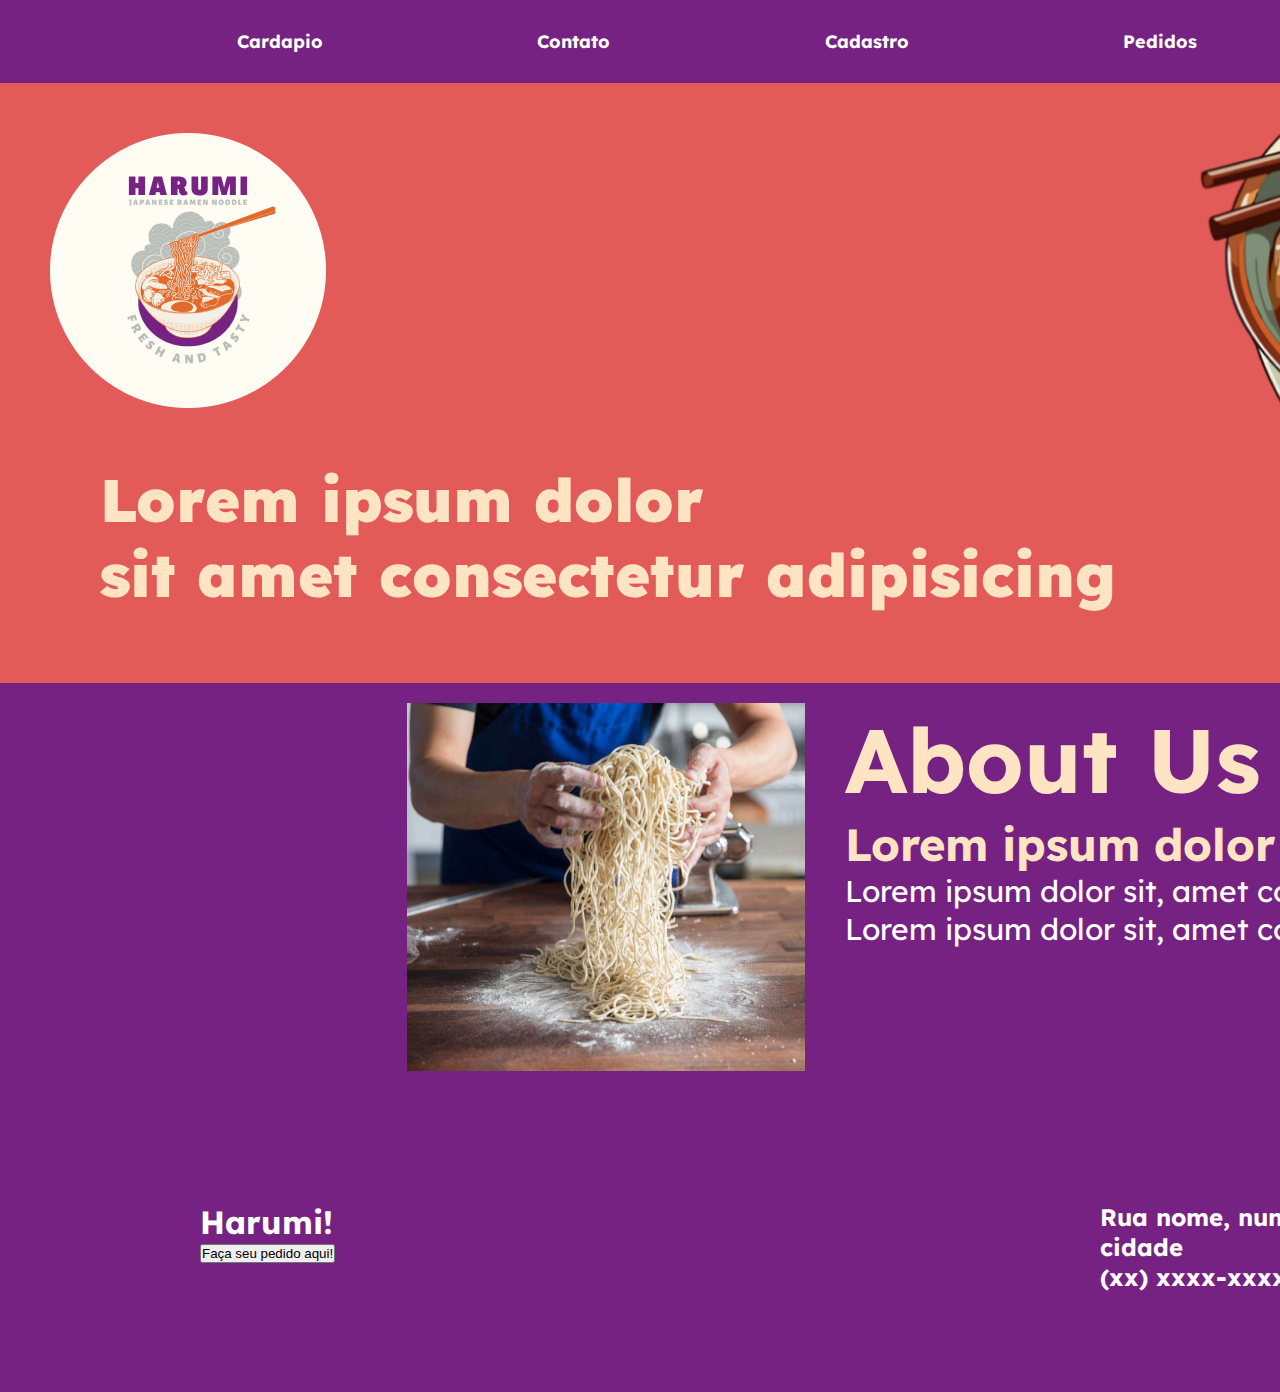
<file: index.html>
<!DOCTYPE html>
<html lang="en">
    <head>
        <meta charset="UTF-8">
        <meta name="viewport" content="width=device-width, initial-scale=1.0">
        <link rel="preconnect" href="https://fonts.googleapis.com">
    <link rel="preconnect" href="https://fonts.gstatic.com" crossorigin>
    <link href="https://fonts.googleapis.com/css2?family=Lexend:wght@100..900&display=swap" rel="stylesheet">
    <link rel="stylesheet" href="style.css">   
    <title>Home</title>
    </head>
<body class="home">
        <header>
           <div class="nav">
            <nav>
                <ul>
                    <li><a href="cardapio.html">Cardapio</a></li>
                    <li><a href="contato.html">Contato</a></li>
                    <li><a href="cadastro.html">Cadastro</a></li>
                    <li><a href="pedidos.html">Pedidos</a></li>
                    <li><a href="index.html">Home</a></li>
                    <li><a href="pesquisa.html">Pesquisa</a></li>
                </ul>
            </nav>
           </div>
                
            
              
        </header>
        <main>
            <section class="introduction">
                <div>
                    <img src="images/logo.png" alt="">
                    <div>
                     <p>Lorem ipsum dolor <br> sit amet consectetur adipisicing
                       </p>
                    </div>
                </div>
                <div>
                    <img src="images/ramen.png" alt="">    
                </div>
                </section>

            <section class="about">
                <div><img src="images/image2.png" alt=""></div>
                <div><h1>About Us</h1>
                    <h2>Lorem ipsum dolor sit amet</h2>
                    <p>Lorem ipsum dolor sit, amet consectetur adipisicing </p>
                    <p>Lorem ipsum dolor sit, amet consectetur adipisicing </p>
                </div>
            </section>

        </main>
        <footer>
            <div>
                <h1>Harumi!</h1>
                <button>Faça seu pedido aqui!</button>
            </div>
           <div>
            <h2>Rua nome, numero - bairro</h2>
            <h2>cidade</h2>
            <h2>(xx) xxxx-xxxx</h2>
           </div>
            
        </footer>
</body>
</htm>
</file>
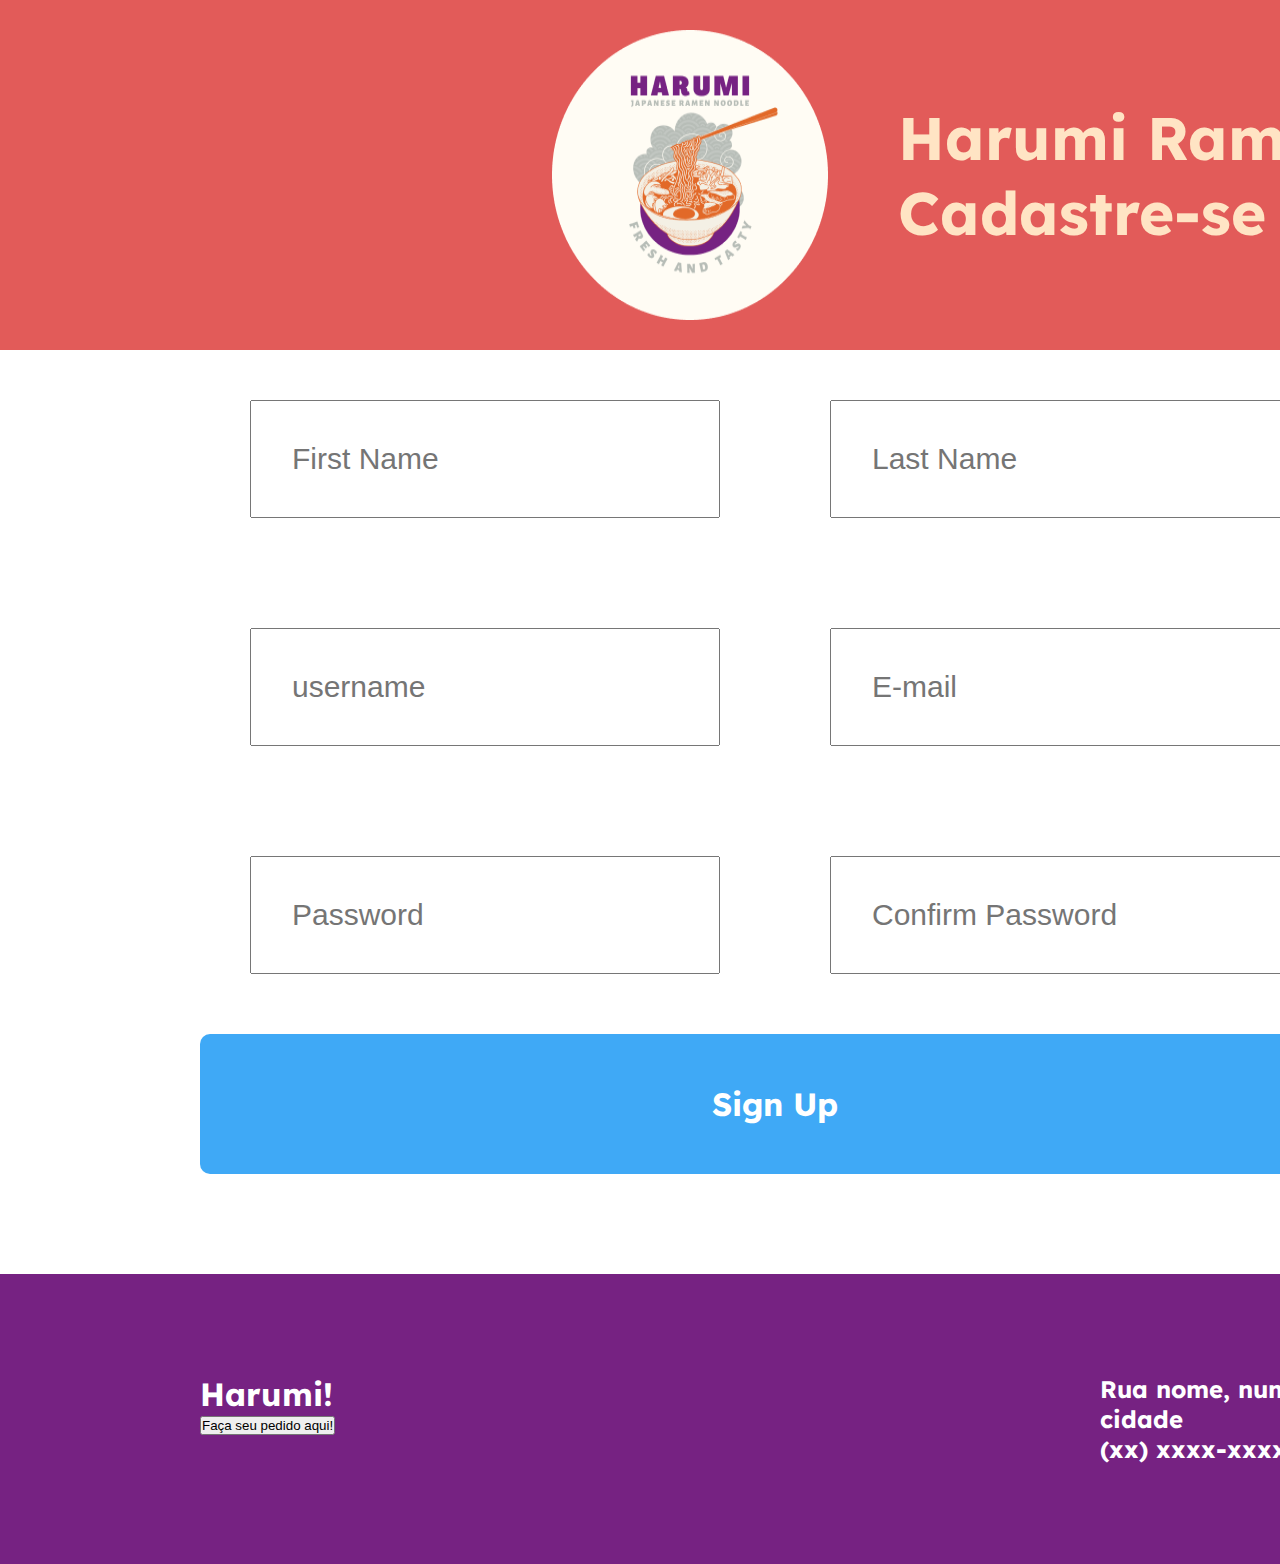
<file: cadastro.html>
<!DOCTYPE html>
<html lang="en">
    <head>
        <meta charset="UTF-8">
        <meta name="viewport" content="width=device-width, initial-scale=1.0">
        <link rel="preconnect" href="https://fonts.googleapis.com">
    <link rel="preconnect" href="https://fonts.gstatic.com" crossorigin>
    <link href="https://fonts.googleapis.com/css2?family=Lexend:wght@100..900&display=swap" rel="stylesheet">
    <link rel="stylesheet" href="style.css">   
    <title>cadastro</title>
    </head>
<body>
    <header class="header_cadastro">
        <img src="images/logo.png" alt="">

        <div> <h1>Harumi Ramen!</h1>
            <h1>Cadastre-se</h1></div>
       
    </header>
    <main class="cadastro_main">
            <input type="text" placeholder="First Name">
            <input type="text" placeholder="Last Name">
            <input type="text" placeholder="username">
            <input type="text" placeholder="E-mail">
            <input type="text" placeholder="Password">
            <input type="text" placeholder="Confirm Password">
            <div>
                <h1>Sign Up</h1>
            </div>
    </main>

    <footer>
        <div>
            <h1>Harumi!</h1>
            <button>Faça seu pedido aqui!</button>
        </div>
       <div>
        <h2>Rua nome, numero - bairro</h2>
        <h2>cidade</h2>
        <h2>(xx) xxxx-xxxx</h2>
       </div>
        
    </footer>
</body>
</html>
</file>
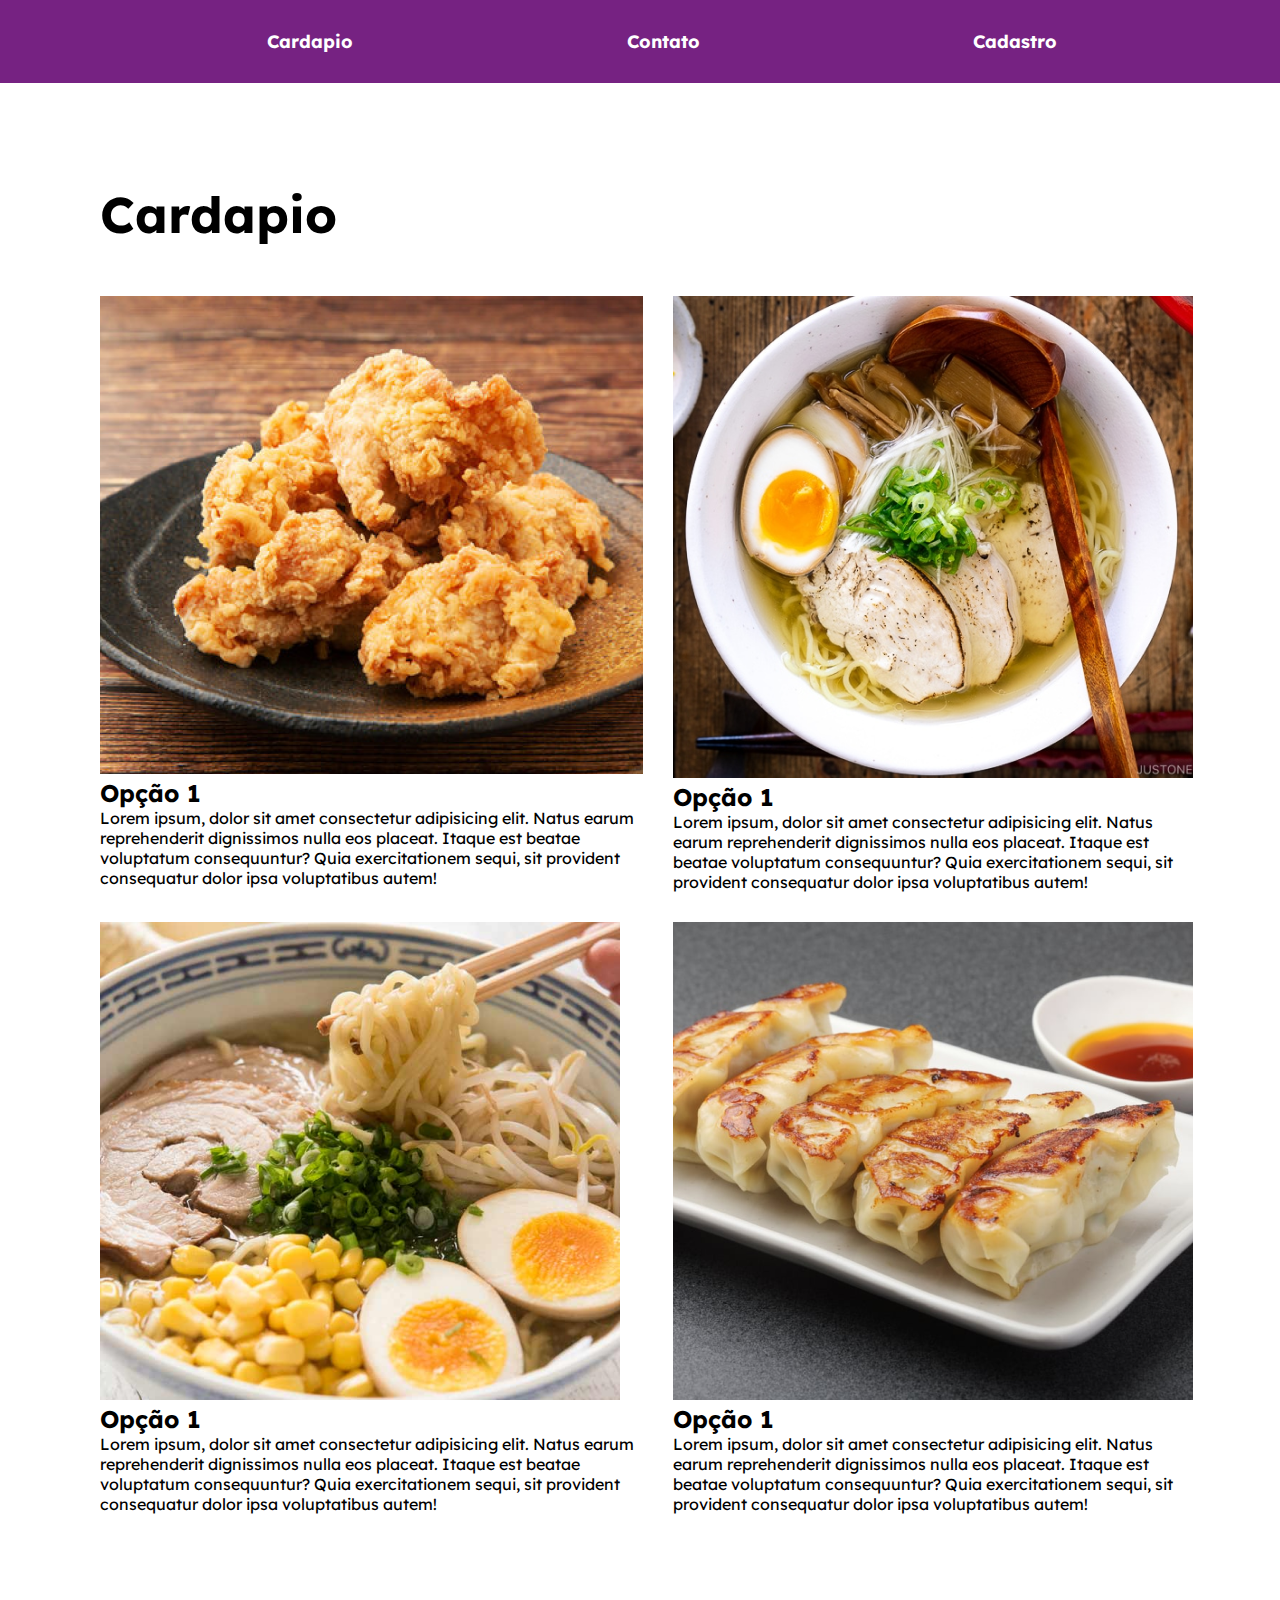
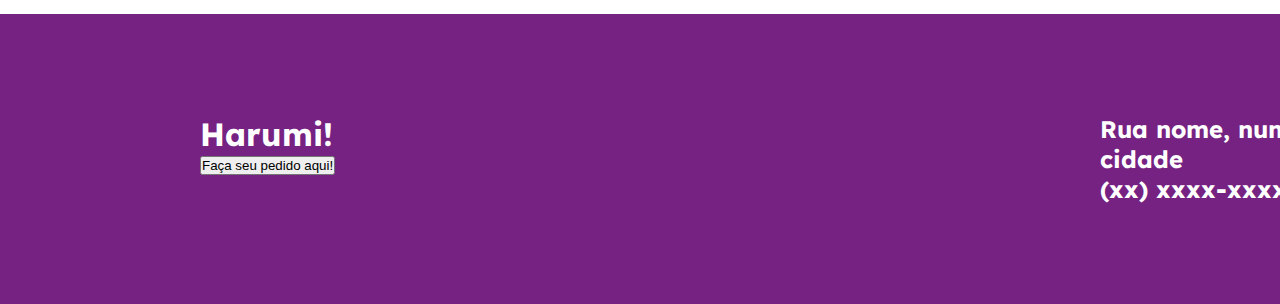
<file: cardapio.html>
<!DOCTYPE html>
<html lang="en">
<head>
    <meta charset="UTF-8">
    <meta name="viewport" content="width=device-width, initial-scale=1.0">
    <title>cardapio</title>
</head>
<body>
    <head>
        <meta charset="UTF-8">
        <meta name="viewport" content="width=device-width, initial-scale=1.0">
        <link rel="preconnect" href="https://fonts.googleapis.com">
    <link rel="preconnect" href="https://fonts.gstatic.com" crossorigin>
    <link href="https://fonts.googleapis.com/css2?family=Lexend:wght@100..900&display=swap" rel="stylesheet">
    <link rel="stylesheet" href="style.css">   
    <title>Cardapio</title>
    </head>

    <header>
        <div class="nav">
         <nav>
             <ul>
                 <li><a href="cardapio.html">Cardapio</a></li>
                 <li><a href="contato.html">Contato</a></li>
                 <li><a href="cadastro.html">Cadastro</a></li>
                 <li><a href="pedidos.html">Pedidos</a></li>
                 <li><a href="index.html">Home</a></li>
             </ul>
         </nav>
        </div>
             
         
           
     </header>

     <main>
        <section class="section_cardapio">
            <div>
                <h1>Cardapio</h1>
                <div class="cardapio">
                    <div>
                        <img src="images/image 3.png" alt="">
                        <h2>Opção 1</h2>
                        <p>
                            Lorem ipsum, dolor sit amet consectetur adipisicing elit. 
                            Natus earum reprehenderit dignissimos nulla eos placeat. Itaque est beatae voluptatum consequuntur?
                             Quia exercitationem sequi, sit provident consequatur dolor ipsa voluptatibus autem!
                        </p>
                    </div>
                    <div>
                        <img src="images/image 5.png" alt="">
                        <h2>Opção 1</h2>
                        <p>
                            Lorem ipsum, dolor sit amet consectetur adipisicing elit. 
                            Natus earum reprehenderit dignissimos nulla eos placeat. Itaque est beatae voluptatum consequuntur?
                             Quia exercitationem sequi, sit provident consequatur dolor ipsa voluptatibus autem!
                        </p>
                    </div>
                    <div><img src="images/image 6.png" alt="">
                        <h2>Opção 1</h2>
                        <p>
                            Lorem ipsum, dolor sit amet consectetur adipisicing elit. 
                            Natus earum reprehenderit dignissimos nulla eos placeat. Itaque est beatae voluptatum consequuntur?
                             Quia exercitationem sequi, sit provident consequatur dolor ipsa voluptatibus autem!
                        </p></div>
                        <div>
                    <img src="images/image 4.png" alt="">
                        <h2>Opção 1</h2>
                        <p>
                            Lorem ipsum, dolor sit amet consectetur adipisicing elit. 
                            Natus earum reprehenderit dignissimos nulla eos placeat. Itaque est beatae voluptatum consequuntur?
                             Quia exercitationem sequi, sit provident consequatur dolor ipsa voluptatibus autem!
                        </p>
                 

                </div>
            </div>
        </section>
     </main>

     <footer>
        <div>
            <h1>Harumi!</h1>
            <button>Faça seu pedido aqui!</button>
        </div>
       <div>
        <h2>Rua nome, numero - bairro</h2>
        <h2>cidade</h2>
        <h2>(xx) xxxx-xxxx</h2>
       </div>
        
    </footer>
</body>
</html>
</file>
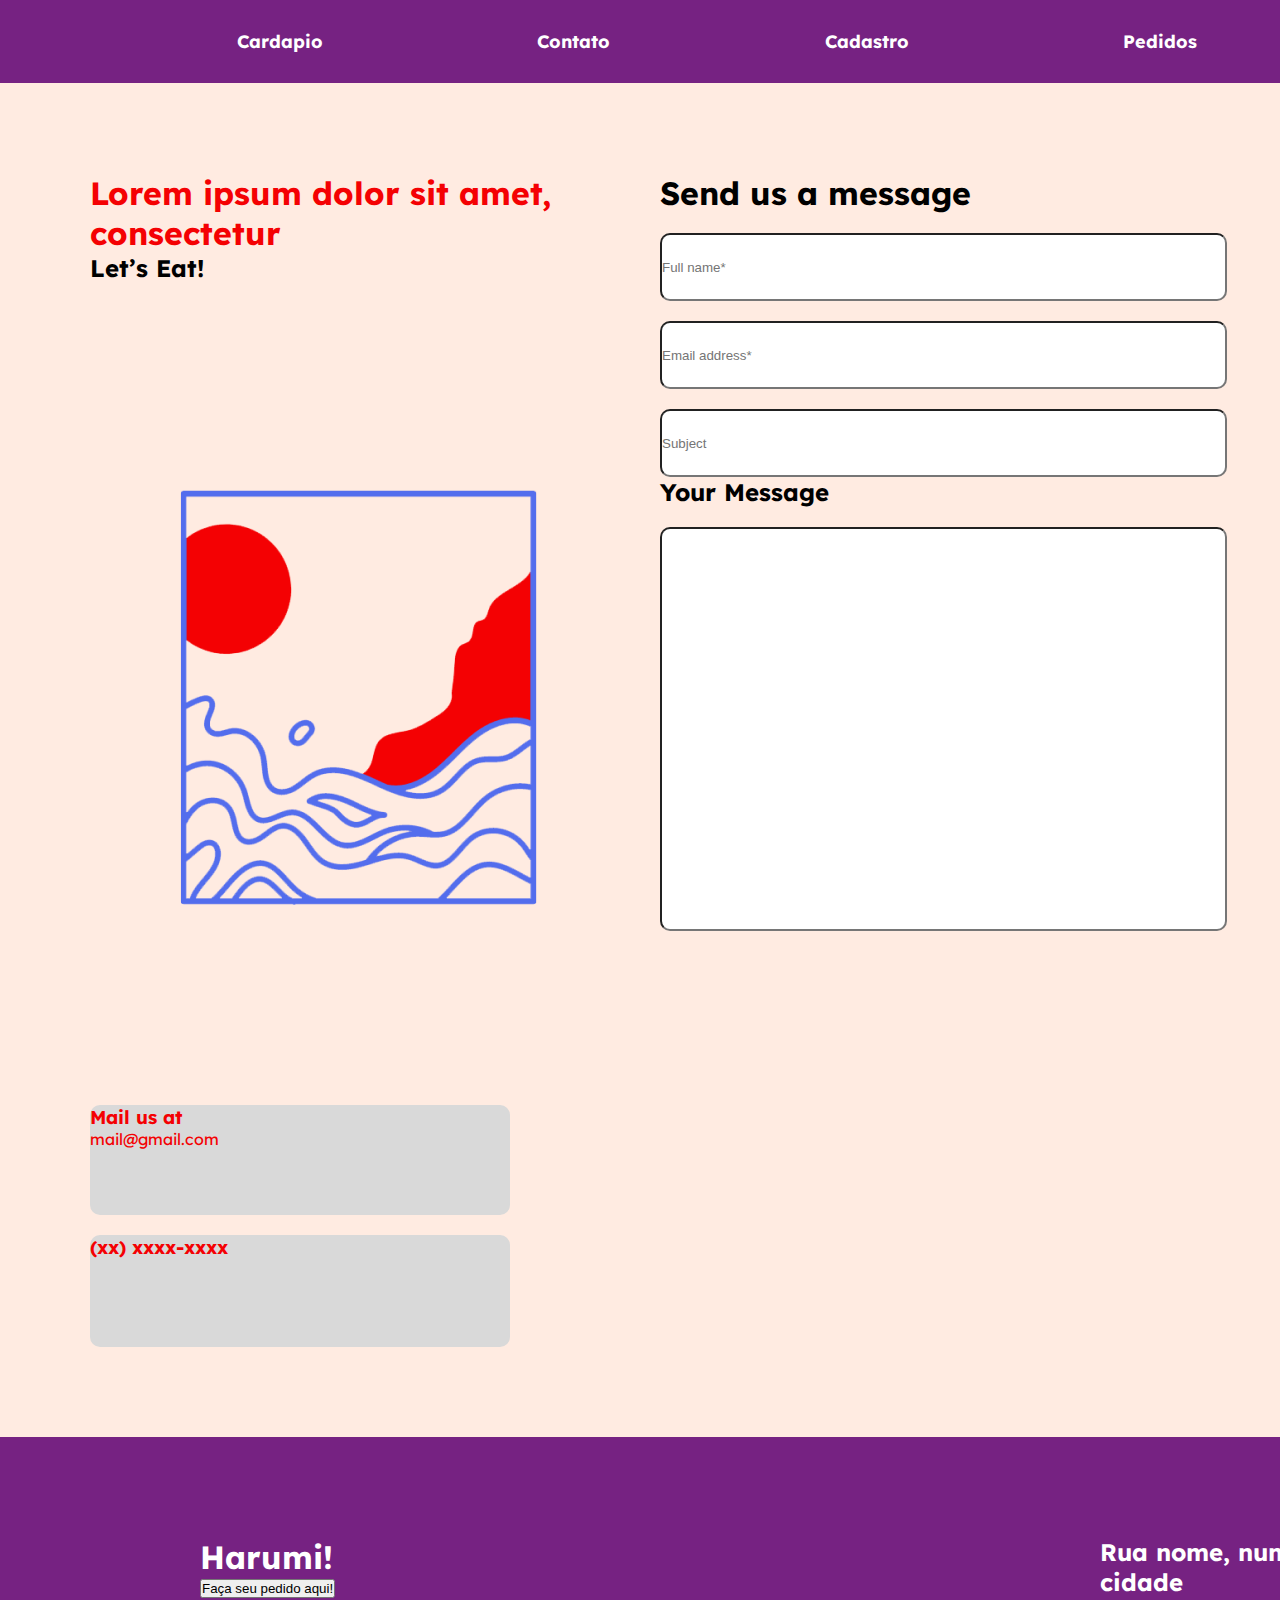
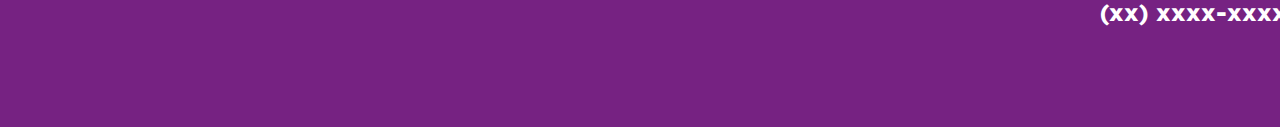
<file: contato.html>
<!DOCTYPE html>
<html lang="en">
    <head>
        <meta charset="UTF-8">
        <meta name="viewport" content="width=device-width, initial-scale=1.0">
        <link rel="preconnect" href="https://fonts.googleapis.com">
    <link rel="preconnect" href="https://fonts.gstatic.com" crossorigin>
    <link href="https://fonts.googleapis.com/css2?family=Lexend:wght@100..900&display=swap" rel="stylesheet">
    <link rel="stylesheet" href="style.css">   
    <title>Contato</title>
    </head>
<body class="contato">
    <header>
        <div class="nav">
         <nav>
             <ul>
                 <li><a href="cardapio.html">Cardapio</a></li>
                 <li><a href="contato.html">Contato</a></li>
                 <li><a href="cadastro.html">Cadastro</a></li>
                 <li><a href="pedidos.html">Pedidos</a></li>
                 <li><a href="index.html">Home</a></li>
                 <li><a href="pesquisa.html">Pesquisa</a></li>
             </ul>
         </nav>
        </div>
             
         
           
     </header>

     <main class="main_contato">
        <div>
            <h1>Lorem ipsum dolor sit amet, consectetur</h1>
            <h2>Let’s Eat!</h2>
            <img src="images/Independence Day 1.png" alt="">
            <div class="mail">
                
                 <h3>Mail us at</h3>
                 <span>mail@gmail.com</span>
            </div>
            <div class="number">
                <h3>(xx) xxxx-xxxx</h3>
            </div>
        </div>

        <div class="send_message">

            <h1>Send us a message</h1>
            <input type="text" placeholder="Full name*">
            <input type="text" placeholder="Email address*">
            <input type="text" placeholder="Subject">

            <h2>Your Message</h2>
           <input type="text" class="message">
        </div>

     </main>

     <footer>
        <div>
            <h1>Harumi!</h1>
            <button>Faça seu pedido aqui!</button>
        </div>
       <div>
        <h2>Rua nome, numero - bairro</h2>
        <h2>cidade</h2>
        <h2>(xx) xxxx-xxxx</h2>
       </div>
        
    </footer>
</body>
</html>
</file>
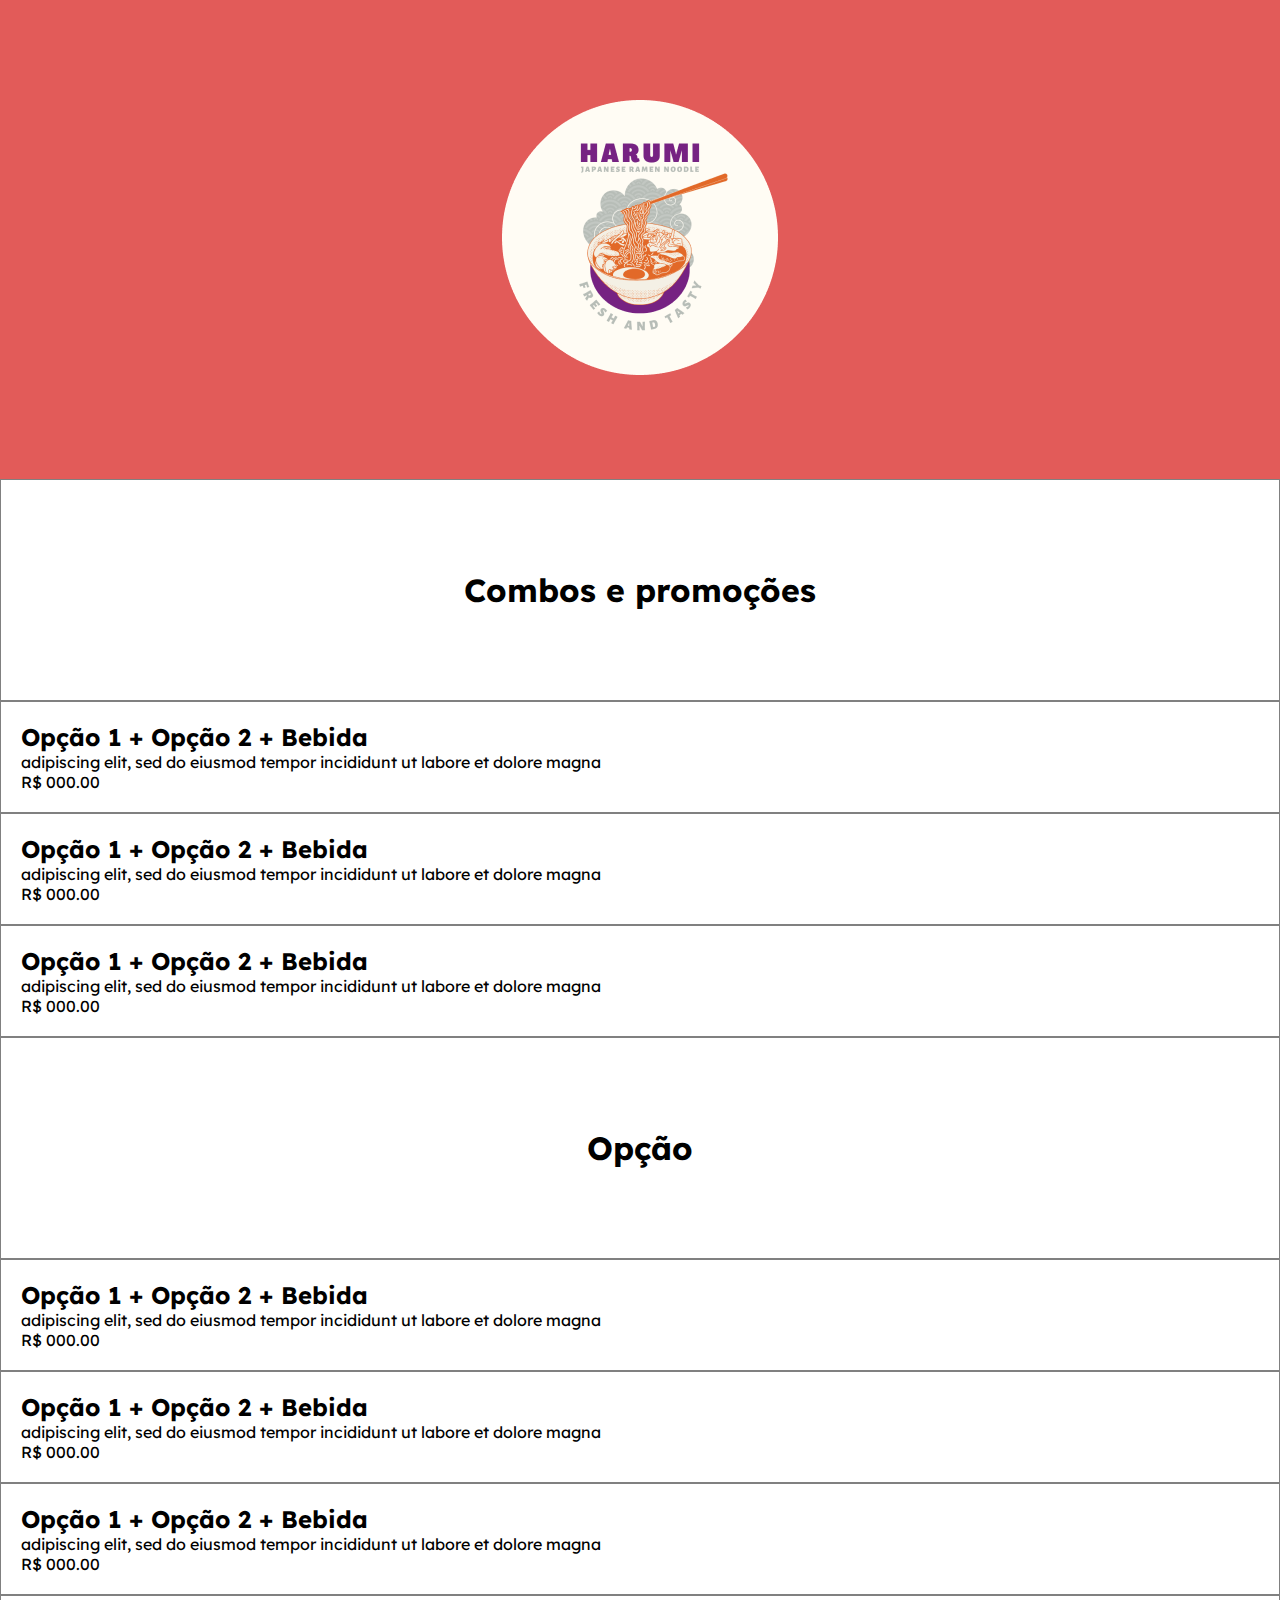
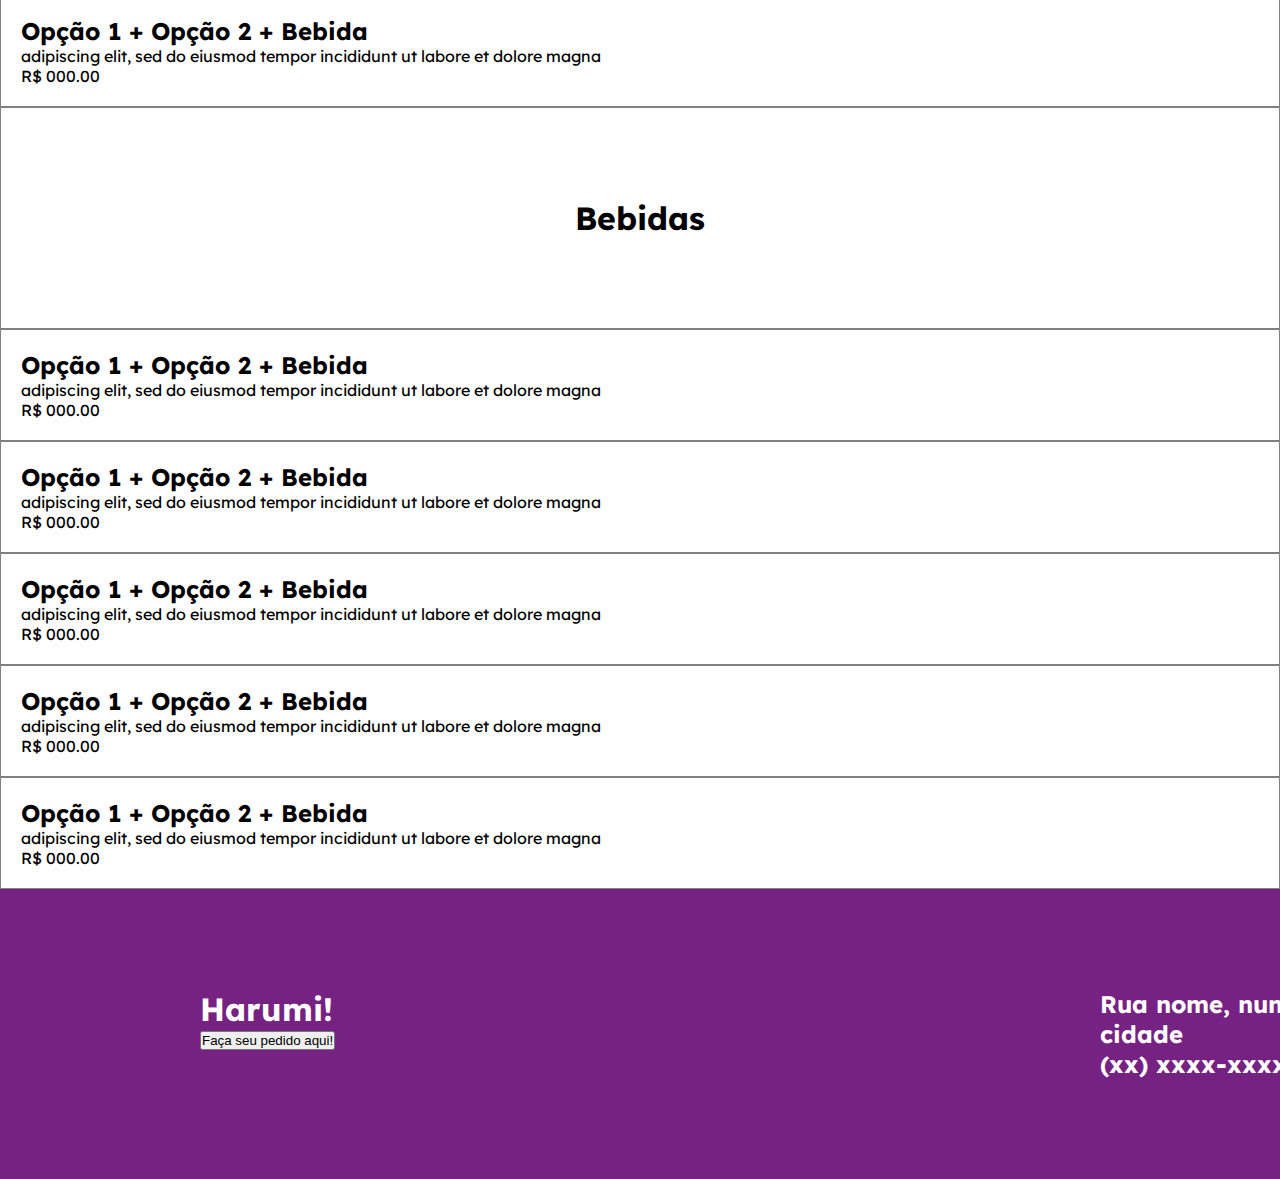
<file: pedidos.html>
<!DOCTYPE html>
<html lang="en">
    <head>
        <meta charset="UTF-8">
        <meta name="viewport" content="width=device-width, initial-scale=1.0">
        <link rel="preconnect" href="https://fonts.googleapis.com">
    <link rel="preconnect" href="https://fonts.gstatic.com" crossorigin>
    <link href="https://fonts.googleapis.com/css2?family=Lexend:wght@100..900&display=swap" rel="stylesheet">
    <link rel="stylesheet" href="style.css">   
    <title>pedidos</title>
    </head>
<body>
   
    <main>
        <section class="pedidoslogo">
            <img src="images/logo.png" alt="">
        </section>
        <section class="pedidos">
            <div><h1>Combos e promoções</h1></div>
            <div>
                <h2>Opção 1 + Opção 2 +  Bebida</h2>
                <p>adipiscing elit, sed do eiusmod tempor incididunt ut labore et dolore magna </p>
                R$ 000.00
            </div>

            <div>
                <h2>Opção 1 + Opção 2 +  Bebida</h2>
                <p>adipiscing elit, sed do eiusmod tempor incididunt ut labore et dolore magna </p>
                R$ 000.00
            </div>

            <div>
                <h2>Opção 1 + Opção 2 +  Bebida</h2>
                <p>adipiscing elit, sed do eiusmod tempor incididunt ut labore et dolore magna </p>
                R$ 000.00
            </div>
            <div><h1>Opção</h1></div>
            <div>
                <h2>Opção 1 + Opção 2 +  Bebida</h2>
                <p>adipiscing elit, sed do eiusmod tempor incididunt ut labore et dolore magna </p>
                R$ 000.00
            </div>
            <div>
                <h2>Opção 1 + Opção 2 +  Bebida</h2>
                <p>adipiscing elit, sed do eiusmod tempor incididunt ut labore et dolore magna </p>
                R$ 000.00
            </div>
            <div>
                <h2>Opção 1 + Opção 2 +  Bebida</h2>
                <p>adipiscing elit, sed do eiusmod tempor incididunt ut labore et dolore magna </p>
                R$ 000.00
            </div>
            <div>
                <h2>Opção 1 + Opção 2 +  Bebida</h2>
                <p>adipiscing elit, sed do eiusmod tempor incididunt ut labore et dolore magna </p>
                R$ 000.00
            </div>
            <div><h1>Bebidas</h1></div>
            <div>
                <h2>Opção 1 + Opção 2 +  Bebida</h2>
                <p>adipiscing elit, sed do eiusmod tempor incididunt ut labore et dolore magna </p>
                R$ 000.00
            </div>
            <div>
                <h2>Opção 1 + Opção 2 +  Bebida</h2>
                <p>adipiscing elit, sed do eiusmod tempor incididunt ut labore et dolore magna </p>
                R$ 000.00
            </div>
            <div>
                <h2>Opção 1 + Opção 2 +  Bebida</h2>
                <p>adipiscing elit, sed do eiusmod tempor incididunt ut labore et dolore magna </p>
                R$ 000.00
            </div>
            <div>
                <h2>Opção 1 + Opção 2 +  Bebida</h2>
                <p>adipiscing elit, sed do eiusmod tempor incididunt ut labore et dolore magna </p>
                R$ 000.00
            </div>
             <div>
                <h2>Opção 1 + Opção 2 +  Bebida</h2>
                <p>adipiscing elit, sed do eiusmod tempor incididunt ut labore et dolore magna </p>
                R$ 000.00
            </div>

        </section>
    </main>
        <footer>
            <div>
                <h1>Harumi!</h1>
                <button>Faça seu pedido aqui!</button>
            </div>
           <div>
            <h2>Rua nome, numero - bairro</h2>
            <h2>cidade</h2>
            <h2>(xx) xxxx-xxxx</h2>
           </div>
            
        </footer>
     </header>
</body>
</html>
</file>
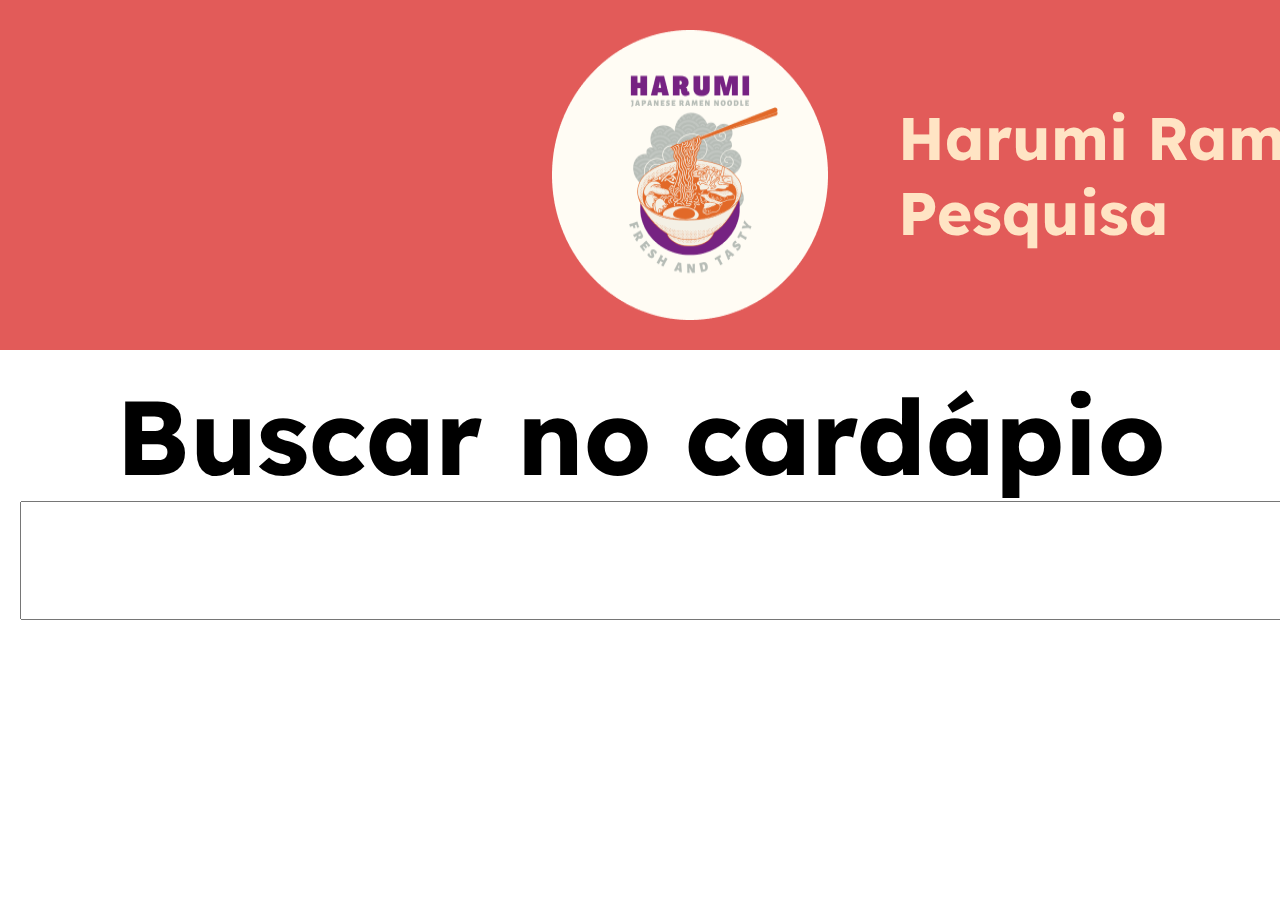
<file: pesquisa.html>
<!DOCTYPE html>
<html lang="en">
    <head>
        <meta charset="UTF-8">
        <meta name="viewport" content="width=device-width, initial-scale=1.0">
        <link rel="preconnect" href="https://fonts.googleapis.com">
    <link rel="preconnect" href="https://fonts.gstatic.com" crossorigin>
    <link href="https://fonts.googleapis.com/css2?family=Lexend:wght@100..900&display=swap" rel="stylesheet">
    <link rel="stylesheet" href="style.css">   
    <title>Pesquisa</title>
    </head>
<body>
    <header class="header_cadastro">
        <img src="images/logo.png" alt="">

        <div> <h1>Harumi Ramen!</h1>
            <h1>Pesquisa</h1></div>

          
       
    </header>

    <main>
        <div class="busca">
            <h2>Buscar no cardápio</h2>
            <input type="text">
        </div>
        
    </main>
</body>
</html>
</file>
<file: style.css>
* {
    box-sizing: border-box;
    margin: 0;
    padding: 0;
}

body {
    font-family: Lexend;

}
.home {
    background-color: #E25B59;

}
.contato {
    background-color: #FFEBE1;

}

header {
    background-color: #762282;
    padding: 30px;
    min-width: 2000px;
    max-width: auto;
}

.nav {
    margin-right: 100px;
    margin-left: 100px;
}

header nav ul {
    display: flex;
    justify-content: space-around;
}

header ul li {
    list-style: none;

}

header a {
    text-decoration: none;
    color: white;
    font-weight: bold;
    font-size: 18px;
}


.introduction {
    display: flex;
    justify-content: space-around;
    height: 600px;
}

.introduction img:nth-child(1) {
    margin: 50px;
}


.introduction p {
    font-size: 60px;
    font-weight: 900;
    color: bisque;
    white-space: nowrap;
    padding-left: 100px;
}

.introduction div:nth-child(2)  {
}

.introduction div:nth-child(2) img {
    position: relative;
    bottom: 200px;
    z-index: -1;
    width: 800px;
}

.about  {
    display: flex;
    justify-content: center;
    background-color: #762282;
    height: 419px;
    min-width: 2000px;
}
.about div {
    padding: 20px;
}

.about :nth-child(2) p {
    color: white;
    font-size: 30px;
}

.about :nth-child(2) {
    color: bisque;
    font-size: 45px;
}

footer {
    display: grid;
    grid-template-columns: 1fr 1fr;
    padding: 100px;
    background-color: #762282;
    min-width: 2000px;
    max-width: auto;
}

footer div {
    padding-left: 100px;
    color: white;
}

.main_contato {
    display: flex;
    justify-content: space-evenly;
    padding: 90px;
}

.main_contato div:nth-child(1) {
    color: #F40103;
}

.main_contato div:nth-child(1) h2{
    color:black;
}

.mail {
    height: 110px;
    width: 420px;
    border-radius: 10px;
    background-color: #D9D9D9;
}

.number {
    height: 112px;
    width: 420px;
    background-color: #D9D9D9;
    margin-top: 20px;
    border-radius: 10px;
}

.send_message input {
    display: block;
    margin-top: 20px;
    border-radius: 10px;
    width: 567px;
    height: 68px;
}

.message {
    padding: 200px;
}

.pedidoslogo {
    text-align: center;
    padding: 100px;
    background-color: #E25B59;
    width: 100%;
}

.pedidos div {
    border: solid 1px gray;
    background-color: white;
    padding: 20px;
}

.pedidos div:nth-child(1) {
    text-align: center;
    padding: 90px;
    background-color: white;
}

.pedidos div:nth-child(5) {
    text-align: center;
    padding: 90px;
    background-color: white;
}
.pedidos div:nth-child(10) {
    text-align: center;
    padding: 90px;
    background-color: white;
}

.header_cadastro {
    display: flex;
    justify-content: center;
    background-color: #E25B59;

}

.header_cadastro div {
    padding: 70px;
    color: bisque;
    font-size: 30px;
}

.cadastro_main {
    display: grid;
    grid-template-columns: 1fr 1fr;
    grid-gap: 10px;
    padding-right: 200px;
    padding-left: 200px;
    padding-bottom: 100px;
}

.cadastro_main input {
    padding: 40px;
    margin: 50px;
    font-size: 30px;
}

.cadastro_main div {
    background-color: #3FA9F6;
    padding: 50px;
    text-align: center;
    color: white;
    grid-column: 1/3;
    border-radius: 10px;
}

.cardapio {
    display: grid;
    grid-template-columns: 1fr 1fr;
    grid-gap: 30px;
}

.section_cardapio {
    padding: 100px;
}

.section_cardapio h1 {
margin-bottom: 50px;
font-size: 50px;

}

.busca {
    text-align: center;
    padding: 20px;
    font-size: 70px;
}

.busca input {
    font-size: 100px;
}
</file>
